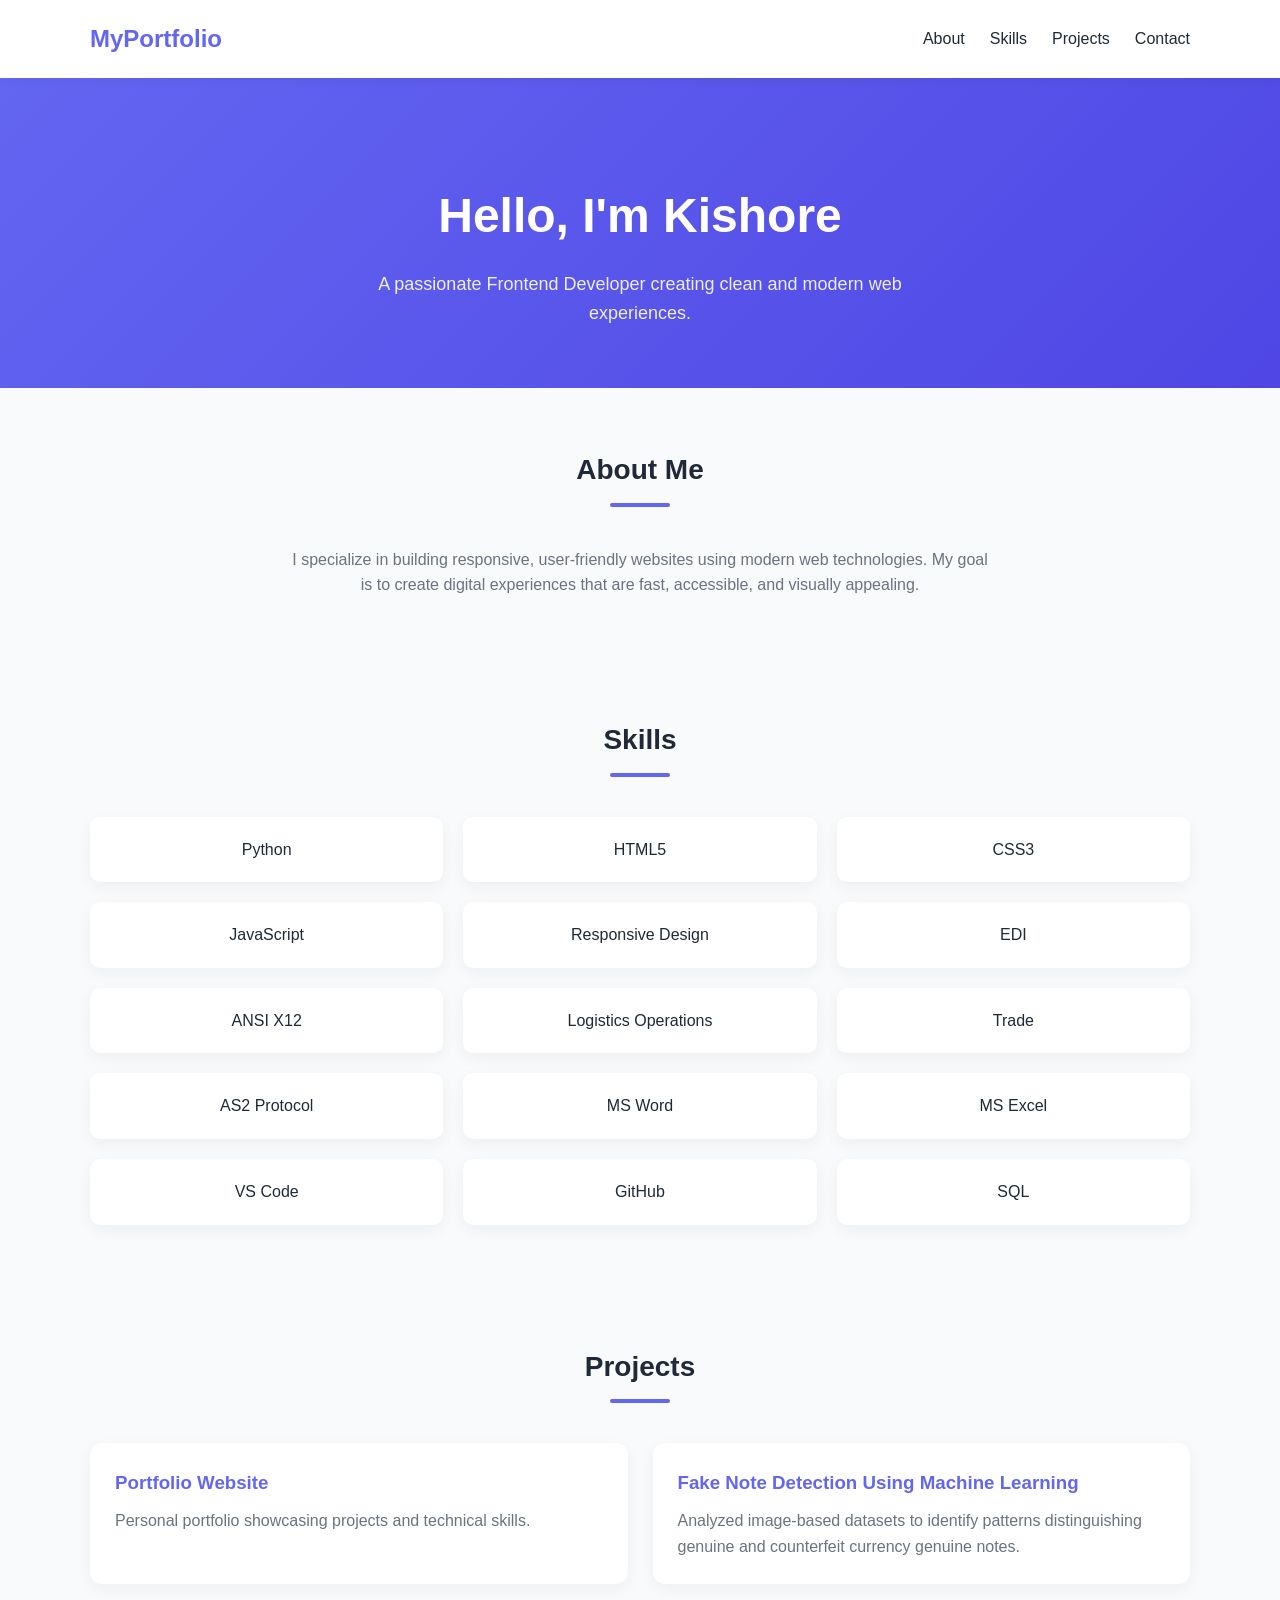
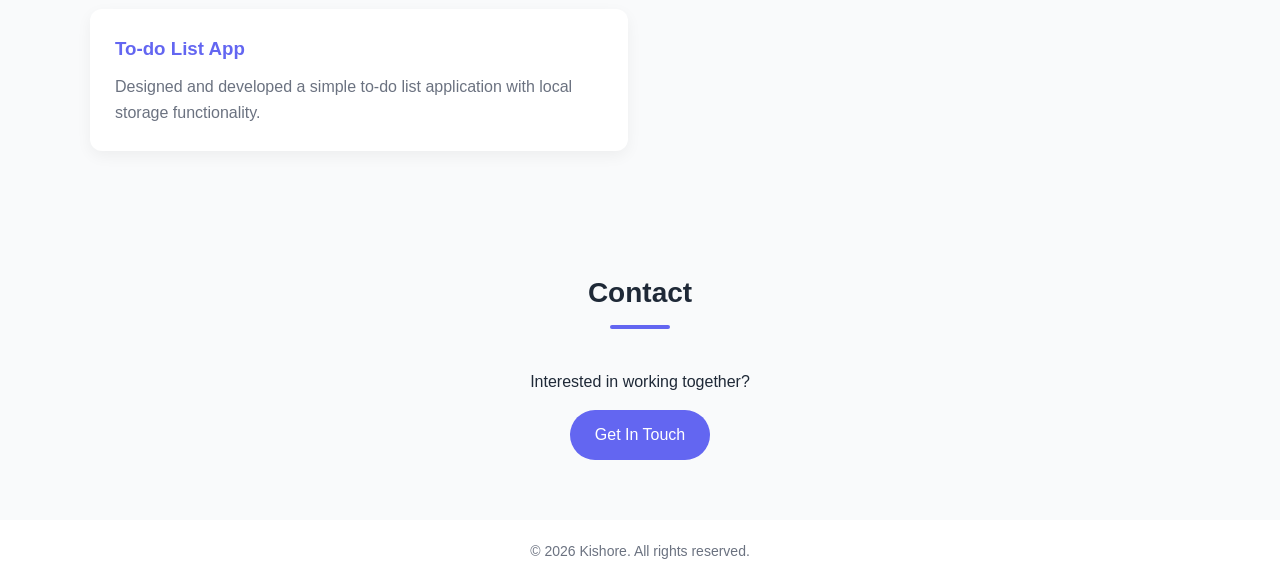
<file: index.html>
<!DOCTYPE html>
<html lang="en">
<head>
  <meta charset="UTF-8">
  <meta name="viewport" content="width=device-width, initial-scale=1.0">
  <title>Modern Portfolio</title>

  <link rel="stylesheet" href="project1.css">
</head>

<body>

<!-- NAVIGATION -->
<nav>
  <div class="nav-container">
    <h1>MyPortfolio</h1>
    <ul>
      <li><a href="#about">About</a></li>
      <li><a href="#skills">Skills</a></li>
      <li><a href="#projects">Projects</a></li>
      <li><a href="#contact">Contact</a></li>
    </ul>
  </div>
</nav>

<!-- HERO -->
<section class="hero">
  <h2>Hello, I'm Kishore</h2>
  <p>A passionate Frontend Developer creating clean and modern web experiences.</p>
</section>

<!-- ABOUT -->
<section id="about" class="container">
  <h2 class="section-title">About Me</h2>
  <p class="about">
    I specialize in building responsive, user-friendly websites using modern web technologies.
    My goal is to create digital experiences that are fast, accessible, and visually appealing.
  </p>
</section>

<!-- SKILLS -->
<section id="skills" class="container">
  <h2 class="section-title">Skills</h2>
  <div class="skills-grid">
    <div class="skill-card">Python</div>
    <div class="skill-card">HTML5</div>
    <div class="skill-card">CSS3</div>
    <div class="skill-card">JavaScript</div>
    <div class="skill-card">Responsive Design</div>
    <div class="skill-card">EDI</div>
    <div class="skill-card">ANSI X12</div>
    <div class="skill-card">Logistics Operations</div>
    <div class="skill-card">Trade</div>
    <div class="skill-card">AS2 Protocol</div>
    <div class="skill-card">MS Word</div>
    <div class="skill-card">MS Excel</div>
    <div class="skill-card">VS Code</div>
    <div class="skill-card">GitHub</div>
    <div class="skill-card">SQL</div>
  </div>
</section>

<!-- PROJECTS -->
<section id="projects" class="container">
  <h2 class="section-title">Projects</h2>
  <div class="projects-grid">
    <div class="project-card">
      <h3>Portfolio Website</h3>
      <p>Personal portfolio showcasing projects and technical skills.</p>
    </div>
    <div class="project-card">
      <h3>Fake Note Detection Using Machine Learning</h3>
      <p>Analyzed image-based datasets to identify patterns distinguishing 
genuine and counterfeit currency genuine notes.</p>
    </div>
    <div class="project-card">
      <h3>To-do List App</h3>
      <p>Designed and developed a simple to-do list application with local storage functionality.</p>
    </div>
  </div>
</section>

<!-- CONTACT -->
<section id="contact" class="container contact">
  <h2 class="section-title">Contact</h2>
  <p>Interested in working together?</p>
  <a href="mailto:potnurikishoref9@gmail.com">Get In Touch</a>
</section>

<footer>
  © 2026 Kishore. All rights reserved.
</footer>

</body>
</html>
</file>
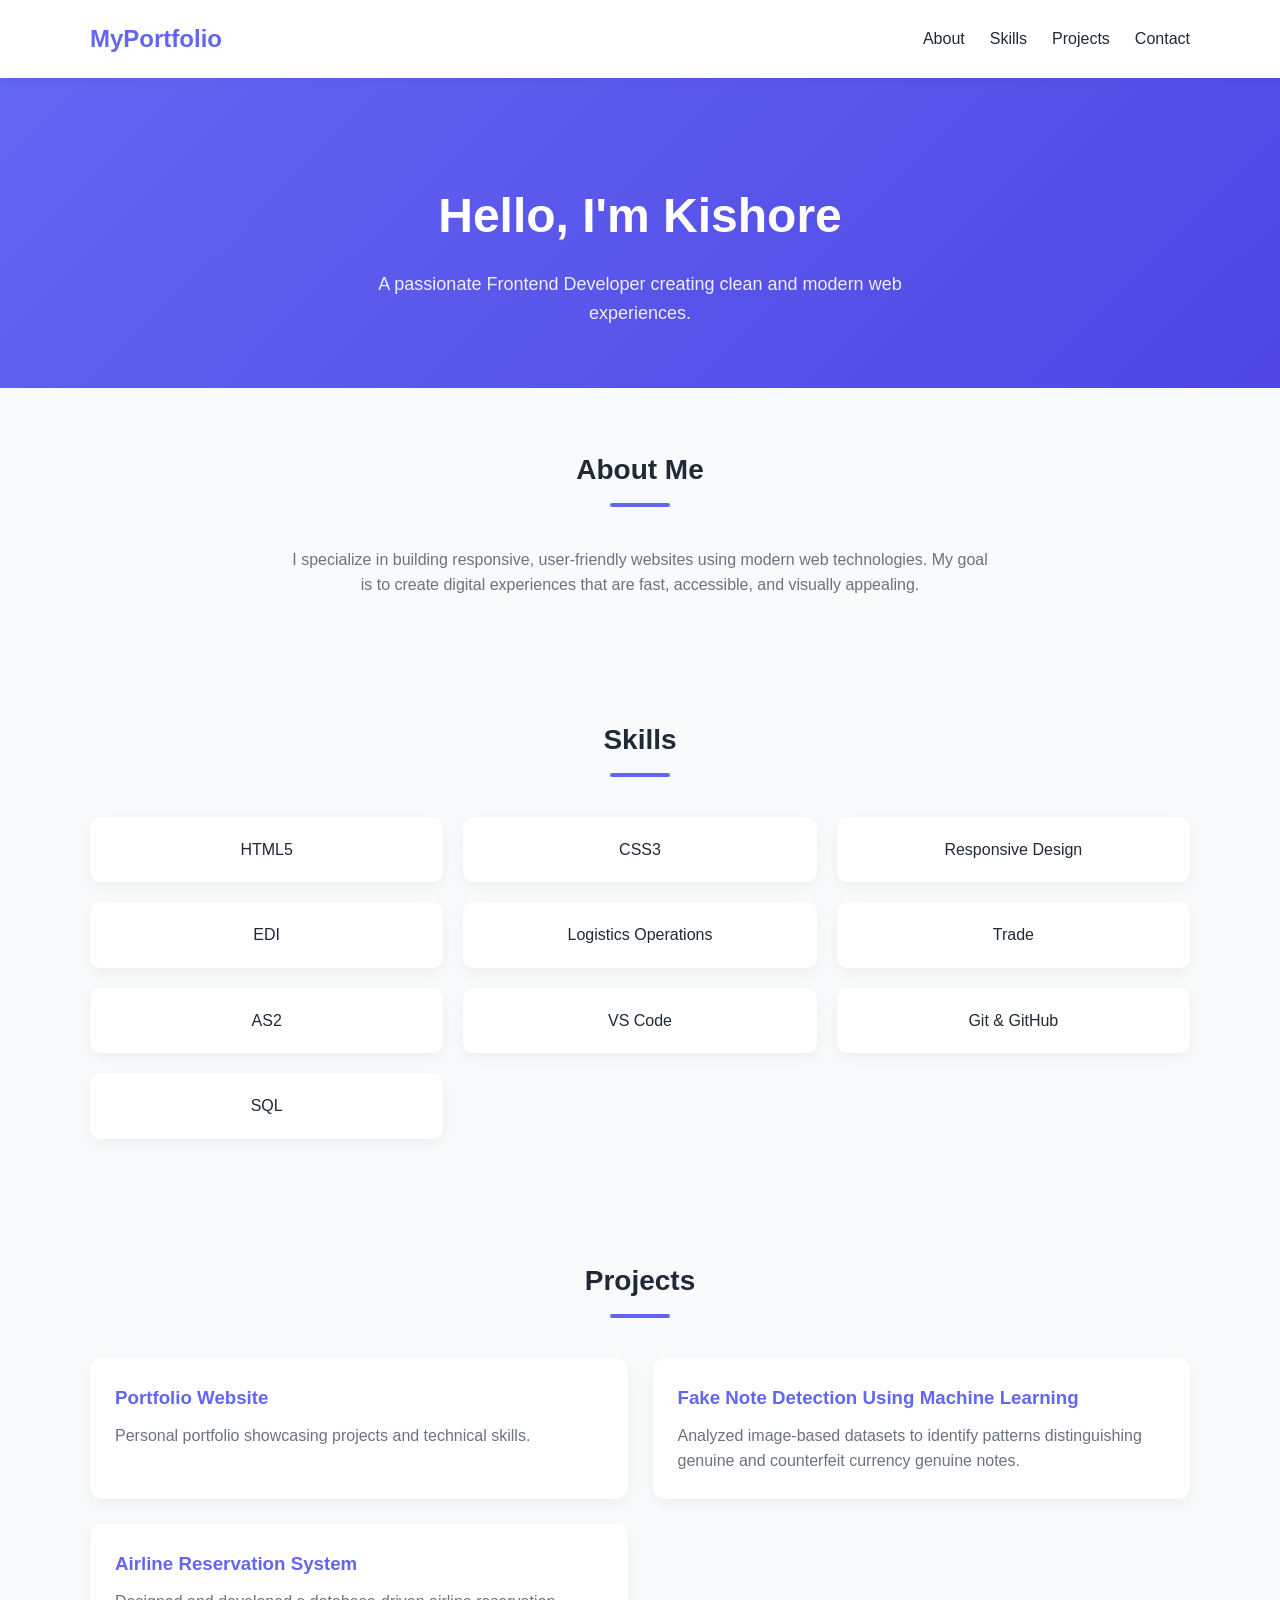
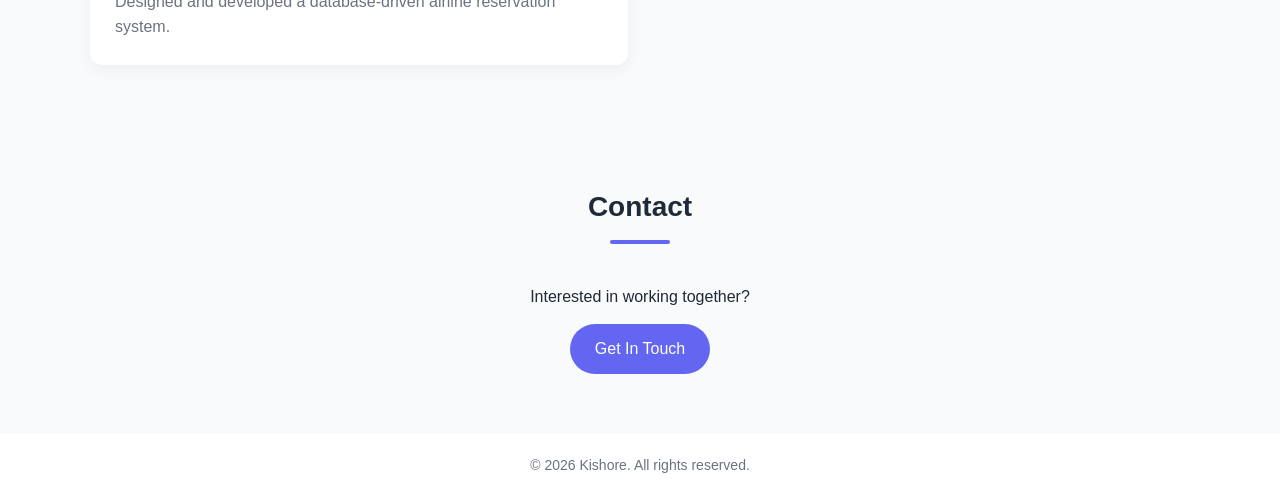
<file: project1.html>
<!DOCTYPE html>
<html lang="en">
<head>
  <meta charset="UTF-8">
  <meta name="viewport" content="width=device-width, initial-scale=1.0">
  <title>Modern Portfolio</title>

  <link rel="stylesheet" href="project1.css">
</head>

<body>

<!-- NAVIGATION -->
<nav>
  <div class="nav-container">
    <h1>MyPortfolio</h1>
    <ul>
      <li><a href="#about">About</a></li>
      <li><a href="#skills">Skills</a></li>
      <li><a href="#projects">Projects</a></li>
      <li><a href="#contact">Contact</a></li>
    </ul>
  </div>
</nav>

<!-- HERO -->
<section class="hero">
  <h2>Hello, I'm Kishore</h2>
  <p>A passionate Frontend Developer creating clean and modern web experiences.</p>
</section>

<!-- ABOUT -->
<section id="about" class="container">
  <h2 class="section-title">About Me</h2>
  <p class="about">
    I specialize in building responsive, user-friendly websites using modern web technologies.
    My goal is to create digital experiences that are fast, accessible, and visually appealing.
  </p>
</section>

<!-- SKILLS -->
<section id="skills" class="container">
  <h2 class="section-title">Skills</h2>
  <div class="skills-grid">
    <div class="skill-card">HTML5</div>
    <div class="skill-card">CSS3</div>
    <div class="skill-card">Responsive Design</div>
    <div class="skill-card">EDI</div>
    <div class="skill-card">Logistics Operations</div>
    <div class="skill-card">Trade</div>
    <div class="skill-card">AS2</div>
    <div class="skill-card">VS Code</div>
    <div class="skill-card">Git & GitHub</div>
    <div class="skill-card">SQL</div>
  </div>
</section>

<!-- PROJECTS -->
<section id="projects" class="container">
  <h2 class="section-title">Projects</h2>
  <div class="projects-grid">
    <div class="project-card">
      <h3>Portfolio Website</h3>
      <p>Personal portfolio showcasing projects and technical skills.</p>
    </div>
    <div class="project-card">
      <h3>Fake Note Detection Using Machine Learning</h3>
      <p>Analyzed image-based datasets to identify patterns distinguishing 
genuine and counterfeit currency genuine notes.</p>
    </div>
    <div class="project-card">
      <h3>Airline Reservation System</h3>
      <p>Designed and developed a database-driven airline reservation 
system.</p>
    </div>
  </div>
</section>

<!-- CONTACT -->
<section id="contact" class="container contact">
  <h2 class="section-title">Contact</h2>
  <p>Interested in working together?</p>
  <a href="mailto:potnurikishoref9@gmail.com">Get In Touch</a>
</section>

<footer>
  © 2026 Kishore. All rights reserved.
</footer>

</body>
</html>
</file>
<file: project1.css>
/* GLOBAL STYLES */

:root {
  --primary: #6366f1;
  --secondary: #4f46e5;
  --dark: #1f2937;
  --light: #f9fafb;
  --gray: #6b7280;
  --card-bg: #ffffff;
}

* {
  margin: 0;
  padding: 0;
  box-sizing: border-box;
}

body {
  font-family: 'Segoe UI', sans-serif;
  background-color: var(--light);
  color: var(--dark);
  line-height: 1.6;
}

.container {
  width: 90%;
  max-width: 1100px;
  margin: auto;
  padding: 60px 0;
}

/* NAVBAR */

nav {
  background: white;
  padding: 20px 0;
  box-shadow: 0 2px 10px rgba(0,0,0,0.05);
  position: sticky;
  top: 0;
  z-index: 100;
}

.nav-container {
  width: 90%;
  max-width: 1100px;
  margin: auto;
  display: flex;
  justify-content: space-between;
  align-items: center;
}

nav h1 {
  font-size: 24px;
  color: var(--primary);
}

nav ul {
  list-style: none;
  display: flex;
  gap: 25px;
}

nav a {
  text-decoration: none;
  color: var(--dark);
  font-weight: 500;
  transition: color 0.3s ease;
}

nav a:hover {
  color: var(--primary);
}

/* HERO */

.hero {
  text-align: center;
  padding: 100px 20px 60px;
  background: linear-gradient(135deg, var(--primary), var(--secondary));
  color: white;
}

.hero h2 {
  font-size: 40px;
  margin-bottom: 15px;
}

.hero p {
  font-size: 18px;
  max-width: 600px;
  margin: auto;
  opacity: 0.9;
}

/* SECTION TITLES */

.section-title {
  text-align: center;
  margin-bottom: 40px;
  font-size: 28px;
  position: relative;
}

.section-title::after {
  content: "";
  width: 60px;
  height: 4px;
  background: var(--primary);
  display: block;
  margin: 10px auto 0;
  border-radius: 2px;
}

/* ABOUT */

.about {
  text-align: center;
  max-width: 700px;
  margin: auto;
  color: var(--gray);
}

/* SKILLS */

.skills-grid {
  display: grid;
  gap: 20px;
}

.skill-card {
  background: var(--card-bg);
  padding: 20px;
  border-radius: 10px;
  text-align: center;
  box-shadow: 0 5px 15px rgba(0,0,0,0.05);
  transition: transform 0.3s ease, box-shadow 0.3s ease;
}

.skill-card:hover {
  transform: translateY(-8px);
  box-shadow: 0 10px 25px rgba(0,0,0,0.1);
}

/* PROJECTS */

.projects-grid {
  display: grid;
  gap: 25px;
}

.project-card {
  background: var(--card-bg);
  border-radius: 12px;
  padding: 25px;
  box-shadow: 0 5px 15px rgba(0,0,0,0.05);
  transition: transform 0.3s ease, box-shadow 0.3s ease;
}

.project-card:hover {
  transform: translateY(-8px);
  box-shadow: 0 15px 30px rgba(0,0,0,0.1);
}

.project-card h3 {
  margin-bottom: 10px;
  color: var(--primary);
}

.project-card p {
  color: var(--gray);
}

/* CONTACT */

.contact {
  text-align: center;
}

.contact a {
  display: inline-block;
  margin-top: 15px;
  padding: 12px 25px;
  background: var(--primary);
  color: white;
  border-radius: 30px;
  text-decoration: none;
  transition: background 0.3s ease, transform 0.3s ease;
}

.contact a:hover {
  background: var(--secondary);
  transform: scale(1.05);
}

/* FOOTER */

footer {
  text-align: center;
  padding: 20px;
  background: white;
  font-size: 14px;
  color: var(--gray);
}

/* RESPONSIVE DESIGN */

@media (min-width: 768px) {
  .skills-grid {
    grid-template-columns: repeat(3, 1fr);
  }

  .projects-grid {
    grid-template-columns: repeat(2, 1fr);
  }

  .hero h2 {
    font-size: 48px;
  }
}
</file>
